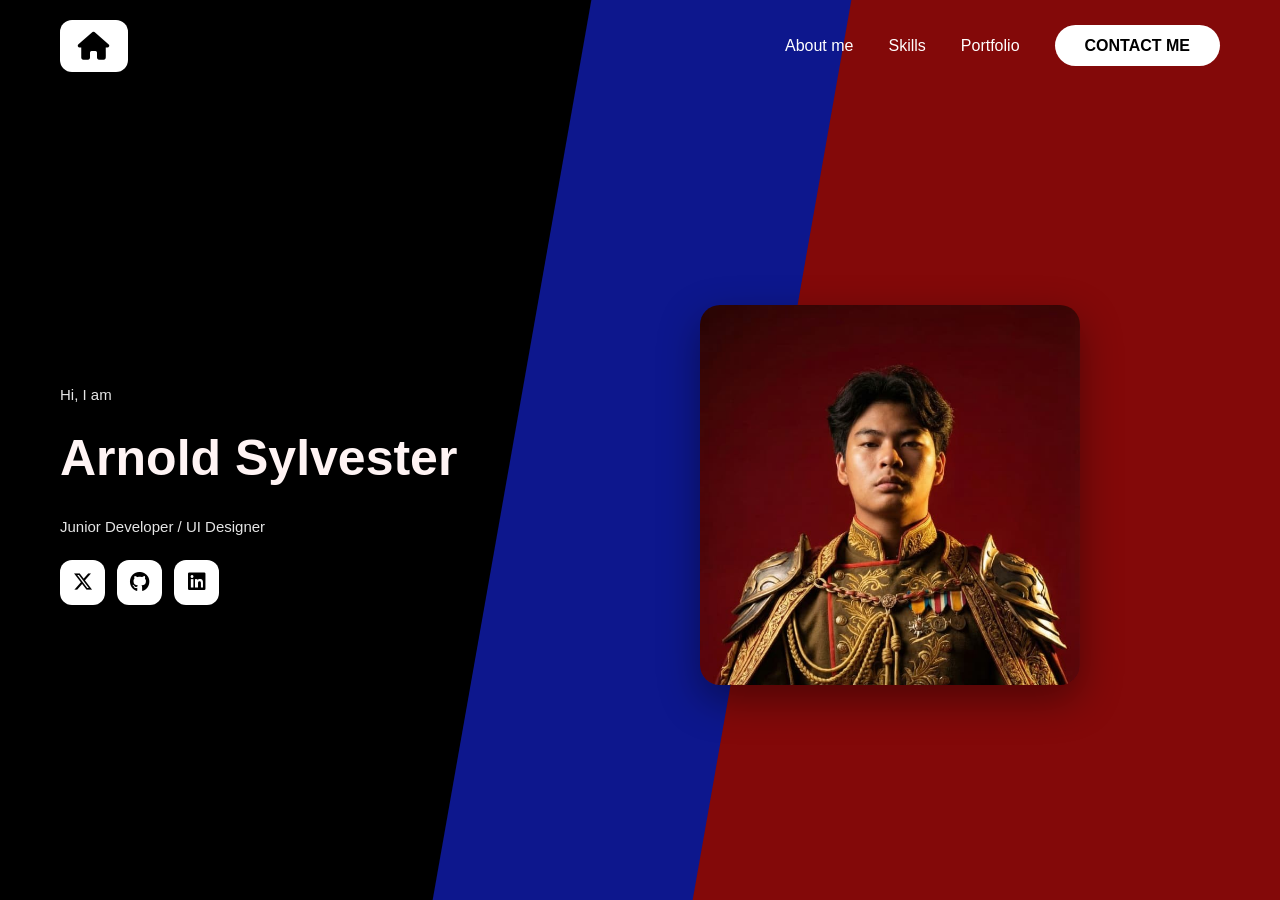
<file: index.html>
<!DOCTYPE html>
<html lang="id">
<head>
    <meta charset="UTF-8">
    <meta name="viewport" content="width=device-width, initial-scale=1.0">
    <title>Portfolio - Home</title>
    <link rel="stylesheet" href="stylesheet.css">
    <link rel="stylesheet" href="https://cdnjs.cloudflare.com/ajax/libs/font-awesome/6.5.2/css/all.min.css">
</head>
<body>
    <nav class="navbar">
        <div class="logo">
            <a href="index.html"><i class="fas fa-home"></i></a>
        </div>
        <ul class="nav-links">
            <li><a href="about.html">About me</a></li>
            <li><a href="skills.html">Skills</a></li>
            <li><a href="portfolio.html">Portfolio</a></li>
            <li><a href="contact.html" class="btn-contact">CONTACT ME</a></li>
        </ul>
    </nav>

    <div class="container">
        <div class="left-side">
            <p>Hi, I am</p>
            <h1>Arnold Sylvester</h1>
            <p>Junior Developer / UI Designer</p>
            <div class="socials">
                <a href="https://twitter.com" target="_blank" rel="noopener noreferrer"><i class="fab fa-x-twitter"></i></a>
                <a href="https://github.com" target="_blank" rel="noopener noreferrer"><i class="fab fa-github"></i></a>
                <a href="https://www.linkedin.com" target="_blank" rel="noopener noreferrer"><i class="fab fa-linkedin"></i></a>
            </div>
        </div>

        <div class="right-side">
            <img src="Arnold.jpeg" alt="Foto Profil" class="profile-photo">
        <div class="middle-layer"></div>
    </div>
</body>
</html>
</file>
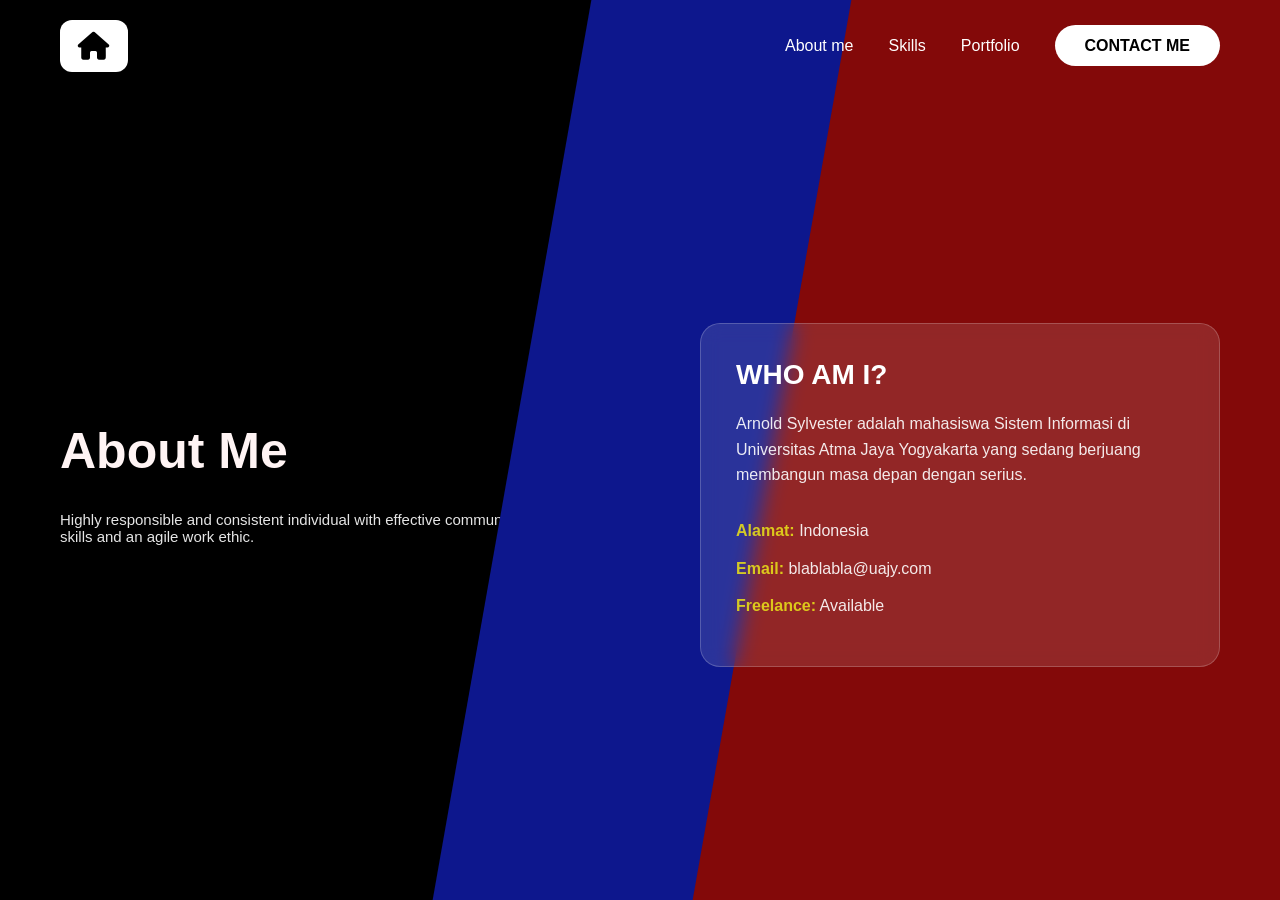
<file: about.html>
<!DOCTYPE html>
<html lang="id">
<head>
    <meta charset="UTF-8">
    <meta name="viewport" content="width=device-width, initial-scale=1.0">
    <title>Portfolio - About</title>
    <link rel="stylesheet" href="stylesheet.css">
    <link rel="stylesheet" href="https://cdnjs.cloudflare.com/ajax/libs/font-awesome/6.0.0/css/all.min.css">
</head>
<body>
    <nav class="navbar">
        <div class="logo">
            <a href="index.html"><i class="fas fa-home"></i></a>
        </div>
        <ul class="nav-links">
            <li><a href="about.html">About me</a></li>
            <li><a href="skills.html">Skills</a></li>
            <li><a href="portfolio.html">Portfolio</a></li>
            <li><a href="contact.html" class="btn-contact">CONTACT ME</a></li>
        </ul>
    </nav>

    <div class="container">
        <div class="left-side">
            <h1>About Me</h1>
            <p>Highly responsible and consistent individual 
                with effective communication skills and an agile work ethic.</p>
        </div>
        <div class="right-side">
            <div class="about-card">
                <h3>WHO AM I?</h3>
                <p>Arnold Sylvester adalah mahasiswa Sistem Informasi di Universitas Atma Jaya Yogyakarta yang sedang berjuang membangun masa depan dengan serius. </p>
                <br>
                <p><strong>Alamat:</strong> Indonesia</p>
                <p><strong>Email:</strong> blablabla@uajy.com</p>
                <p><strong>Freelance:</strong> Available</p>
            </div>
        <div class="middle-layer"></div>
    </div>
</body>
</html>
</file>
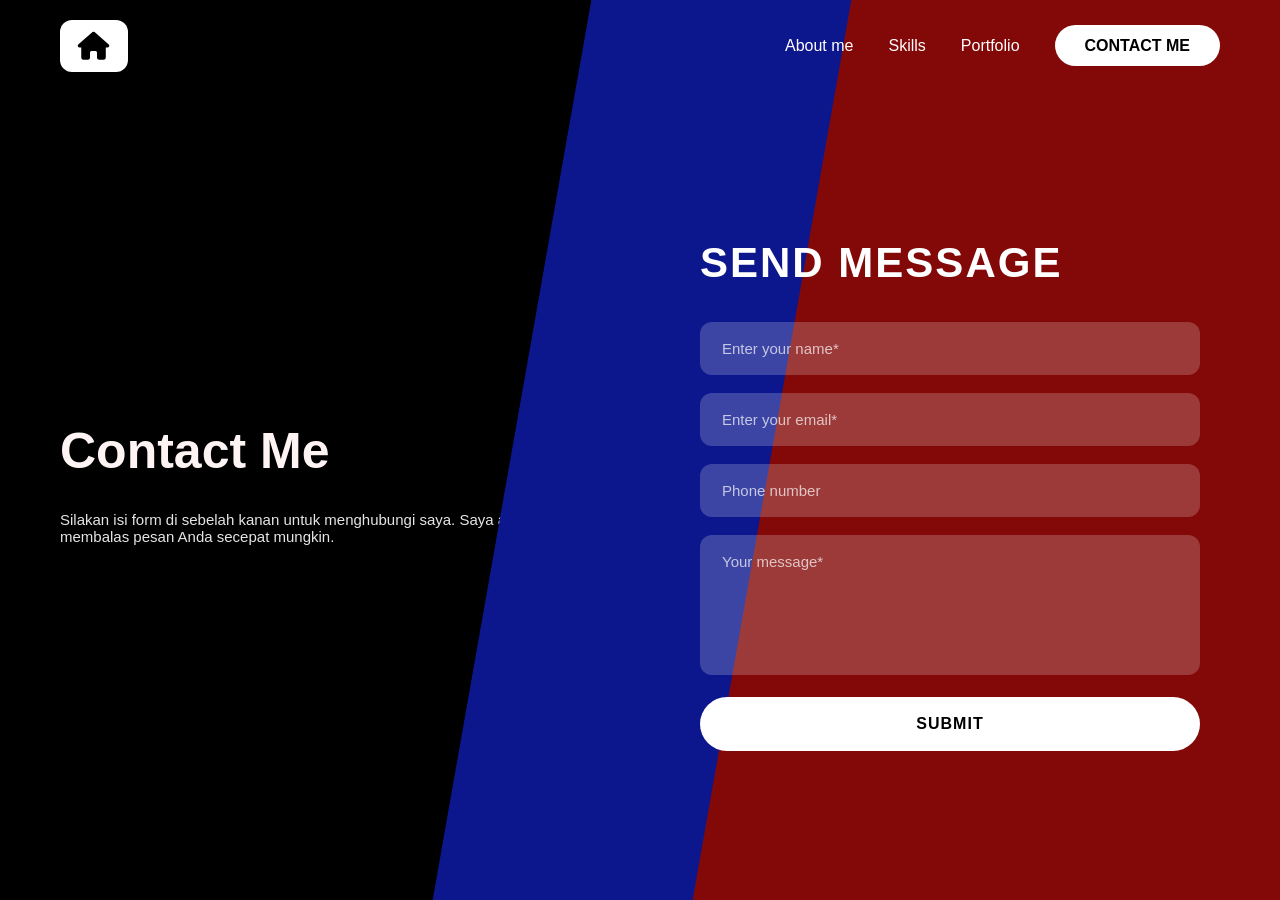
<file: contact.html>
<!DOCTYPE html>
<html lang="id">
<head>
    <meta charset="UTF-8">
    <meta name="viewport" content="width=device-width, initial-scale=1.0">
    <title>Portfolio - Contact</title>
    <link rel="stylesheet" href="stylesheet.css">
    <link rel="stylesheet" href="https://cdnjs.cloudflare.com/ajax/libs/font-awesome/6.0.0/css/all.min.css">
</head>
<body>
    <nav class="navbar">
        <div class="logo">
            <a href="index.html"><i class="fas fa-home"></i></a>
        </div>
        <ul class="nav-links">
            <li><a href="about.html">About me</a></li>
            <li><a href="skills.html">Skills</a></li>
            <li><a href="portfolio.html">Portfolio</a></li>
            <li><a href="contact.html" class="btn-contact">CONTACT ME</a></li>
        </ul>
    </nav>

    <div class="container">
        <div class="left-side">
            <h1>Contact Me</h1>
            <p>Silakan isi form di sebelah kanan untuk menghubungi saya. Saya akan membalas pesan Anda secepat mungkin.</p>
        </div>
        <div class="right-side">
            <h2>SEND MESSAGE</h2>
            <form class="contact-form">
                <input type="text" placeholder="Enter your name*" required>
                <input type="email" placeholder="Enter your email*" required>
                <input type="text" placeholder="Phone number">
                <textarea placeholder="Your message*" required></textarea>
                <button type="submit">SUBMIT</button>
            </form>
        <div class="middle-layer"></div>
    </div>
</body>
</html>
</file>
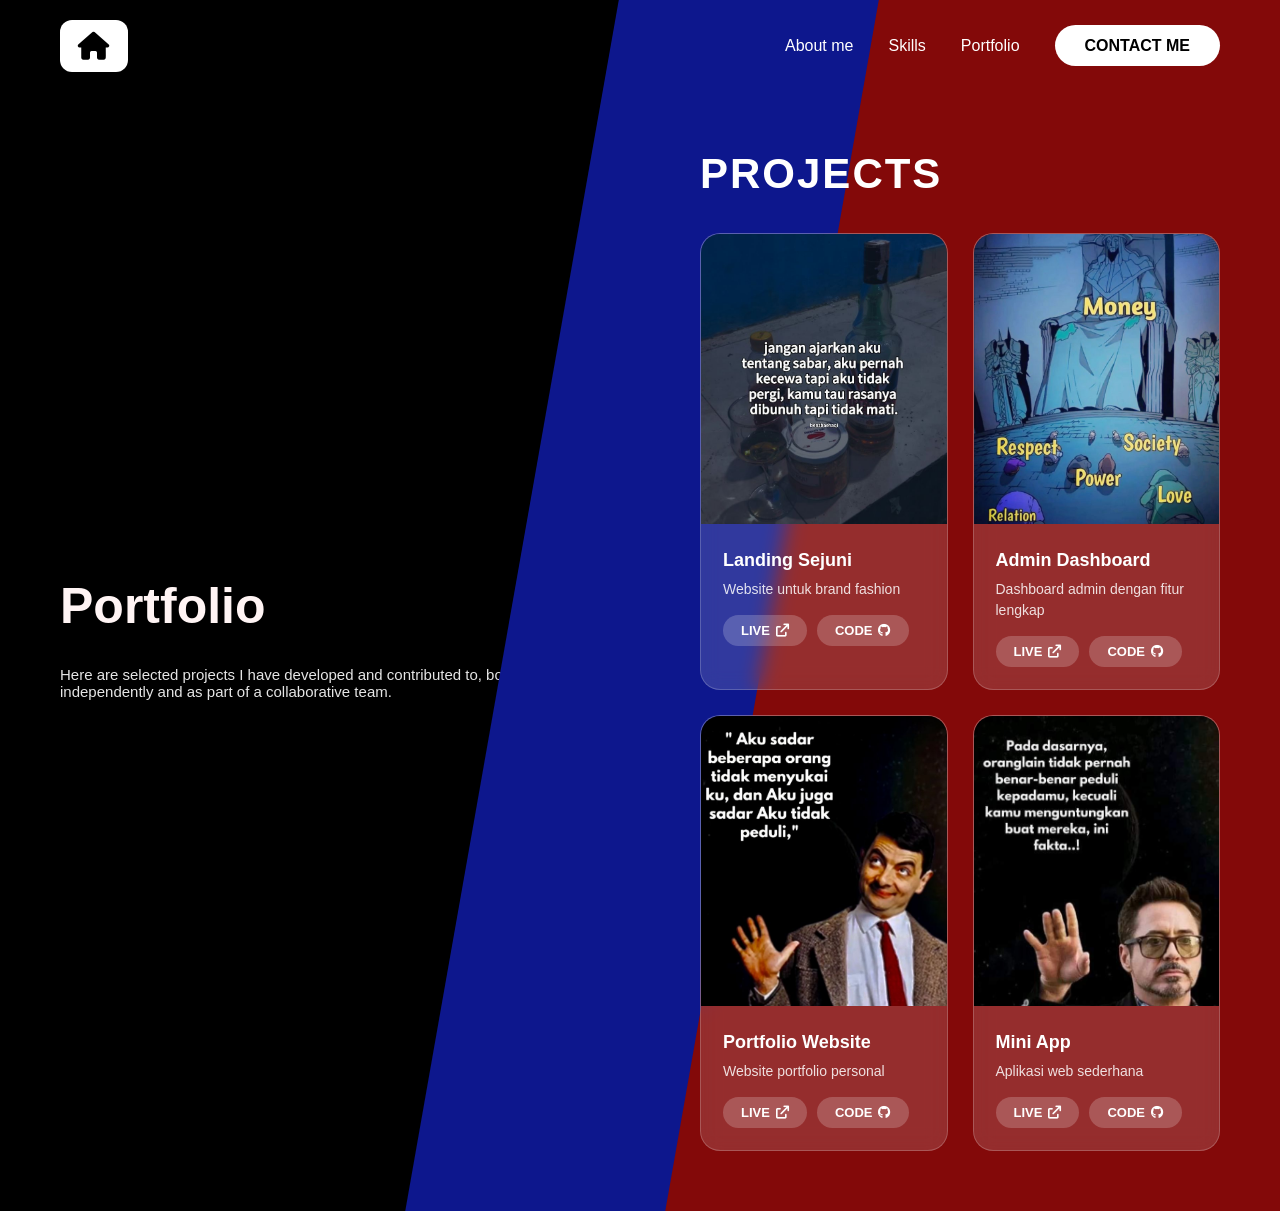
<file: portfolio.html>
<!DOCTYPE html>
<html lang="id">
<head>
    <meta charset="UTF-8">
    <meta name="viewport" content="width=device-width, initial-scale=1.0">
    <title>Portfolio - Projects</title>
    <link rel="stylesheet" href="stylesheet.css">
    <link rel="stylesheet" href="https://cdnjs.cloudflare.com/ajax/libs/font-awesome/6.0.0/css/all.min.css">
</head>
<body>
    <nav class="navbar">
        <div class="logo">
            <a href="index.html"><i class="fas fa-home"></i></a>
        </div>
        <ul class="nav-links">
            <li><a href="about.html">About me</a></li>
            <li><a href="skills.html">Skills</a></li>
            <li><a href="portfolio.html">Portfolio</a></li>
            <li><a href="contact.html" class="btn-contact">CONTACT ME</a></li>
        </ul>
    </nav>

    <div class="container">
        <div class="left-side">
            <h1>Portfolio</h1>
            <p>Here are selected projects I have developed and contributed to, both independently and as part of a collaborative team.</p>
        </div>
        <div class="right-side">
            <h2>PROJECTS</h2>
            <div class="portfolio-grid">
                <div class="portfolio-card">
                    <img src="foto ke 1.jpeg" alt="Project 1">
                    <div class="info">
                        <h4>Landing Sejuni</h4>
                        <p>Website untuk brand fashion</p>
                        <div class="buttons">
                            <a href="#">LIVE <i class="fas fa-external-link"></i></a>
                            <a href="#">CODE <i class="fab fa-github"></i></a>
                        </div>
                    </div>
                </div>
                <div class="portfolio-card">
                    <img src="Foto ke 2.jpeg" alt="Project 2">
                    <div class="info">
                        <h4>Admin Dashboard</h4>
                        <p>Dashboard admin dengan fitur lengkap</p>
                        <div class="buttons">
                            <a href="#">LIVE <i class="fas fa-external-link"></i></a>
                            <a href="#">CODE <i class="fab fa-github"></i></a>
                        </div>
                    </div>
                </div>
                <div class="portfolio-card">
                    <img src="foto ke 3.jpeg" alt="Project 3">
                    <div class="info">
                        <h4>Portfolio Website</h4>
                        <p>Website portfolio personal</p>
                        <div class="buttons">
                            <a href="#">LIVE <i class="fas fa-external-link"></i></a>
                            <a href="#">CODE <i class="fab fa-github"></i></a>
                        </div>
                    </div>
                </div>
                <div class="portfolio-card">
                    <img src="foto ke 4.jpeg" alt="Project 4">
                    <div class="info">
                        <h4>Mini App</h4>
                        <p>Aplikasi web sederhana</p>
                        <div class="buttons">
                            <a href="#">LIVE <i class="fas fa-external-link"></i></a>
                            <a href="#">CODE <i class="fab fa-github"></i></a>
                        </div>
                    </div>
                </div>
            </div>
        <div class="middle-layer"></div>
    </div>
</body>
</html>
</file>
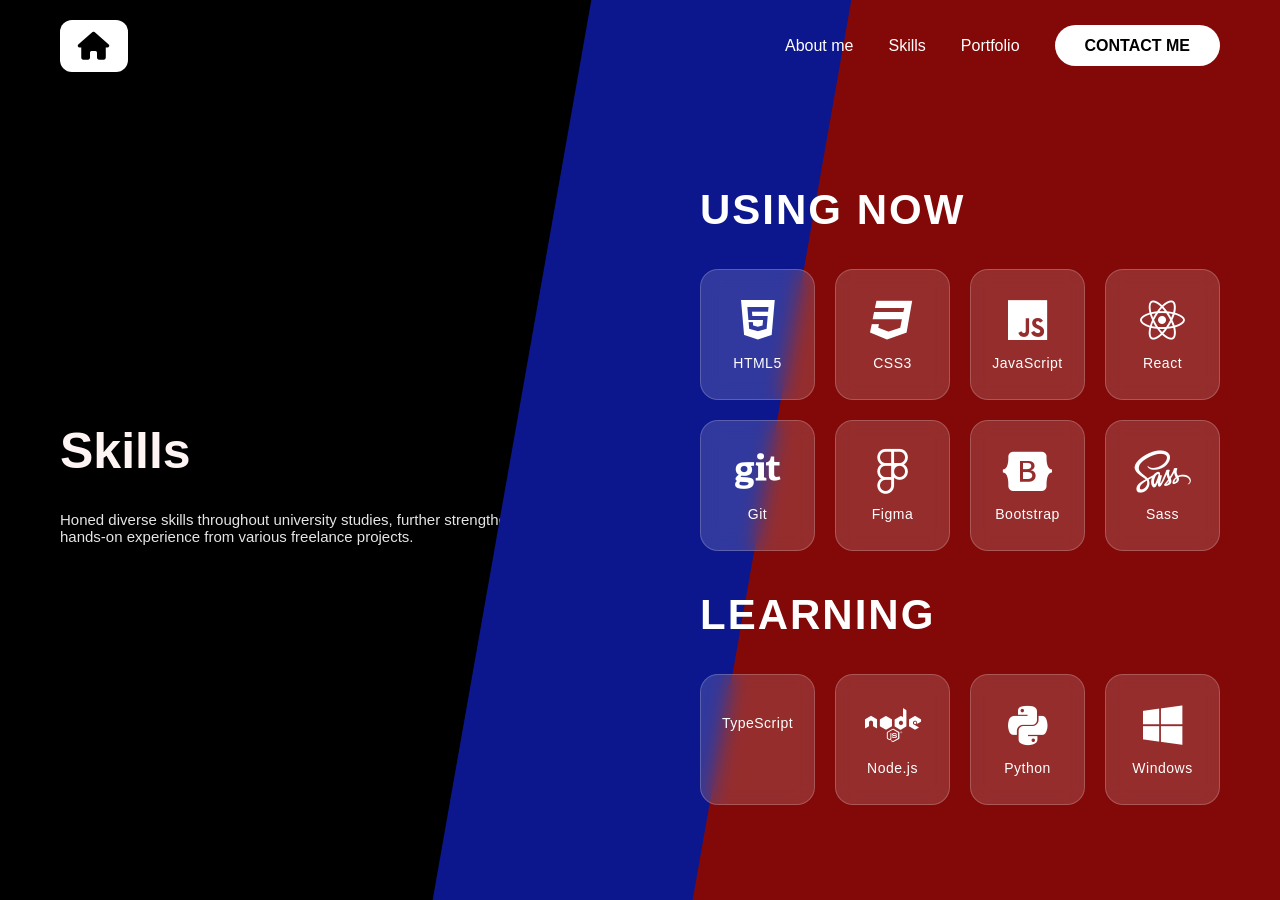
<file: skills.html>
<!DOCTYPE html>
<html lang="id">
<head>
    <meta charset="UTF-8">
    <meta name="viewport" content="width=device-width, initial-scale=1.0">
    <title>Portfolio - Skills</title>
    <link rel="stylesheet" href="stylesheet.css">
    <link rel="stylesheet" href="https://cdnjs.cloudflare.com/ajax/libs/font-awesome/6.0.0/css/all.min.css">
</head>
<body>
    <nav class="navbar">
        <div class="logo">
            <a href="index.html"><i class="fas fa-home"></i></a>
        </div>
        <ul class="nav-links">
            <li><a href="about.html">About me</a></li>
            <li><a href="skills.html">Skills</a></li>
            <li><a href="portfolio.html">Portfolio</a></li>
            <li><a href="contact.html" class="btn-contact">CONTACT ME</a></li>
        </ul>
    </nav>

    <div class="container">
        <div class="left-side">
            <h1>Skills</h1>
            <p>Honed diverse skills throughout university studies, further strengthened by hands-on experience from various freelance projects.</p>
        </div>
        <div class="right-side">
            <h2 class="section-title">USING NOW</h2>
            <div class="skills-grid">
                <div class="skill-item"><i class="fab fa-html5"></i><p>HTML5</p></div>
                <div class="skill-item"><i class="fab fa-css3"></i><p>CSS3</p></div>
                <div class="skill-item"><i class="fab fa-js"></i><p>JavaScript</p></div>
                <div class="skill-item"><i class="fab fa-react"></i><p>React</p></div>
                <div class="skill-item"><i class="fab fa-git"></i><p>Git</p></div>
                <div class="skill-item"><i class="fab fa-figma"></i><p>Figma</p></div>
                <div class="skill-item"><i class="fab fa-bootstrap"></i><p>Bootstrap</p></div>
                <div class="skill-item"><i class="fab fa-sass"></i><p>Sass</p></div>
            </div>

            <h2 class="section-title">LEARNING</h2>
            <div class="skills-grid">
                <div class="skill-item"><i class="fab fa-typescript"></i><p>TypeScript</p></div>
                <div class="skill-item"><i class="fab fa-node"></i><p>Node.js</p></div>
                <div class="skill-item"><i class="fab fa-python"></i><p>Python</p></div>
                <div class="skill-item"><i class="fab fa-windows"></i><p>Windows</p></div>
            </div>
        <div class="middle-layer"></div>
    </div>
</body>
</html>
</file>
<file: stylesheet.css>
* {
    margin: 0;
    padding: 0;
    box-sizing: border-box;
    font-family: 'Segoe UI', Tahoma, Geneva, Verdana, sans-serif;
}

body {
    min-height: 100vh;
    overflow-x: hidden;
    background: transparent;
}

body::before {
    content: '';
    position: fixed;
    top: 0;
    left: 50%;
    width: 300px;
    height: 100vh;
    background: #e0e1e4;
    transform: translateX(-50%) skewX(-20deg);
    z-index: 0;
}

.navbar {
    display: flex;
    justify-content: space-between;
    align-items: center;
    padding: 20px 60px;
    position: absolute;
    width: 100%;
    top: 0;
    z-index: 100;
}

.logo a {
    font-size: 28px;
    color: #000;
    text-decoration: none;
    background: #fff;
    padding: 12px 18px;
    border-radius: 12px;
    display: inline-flex;
    align-items: center;
    justify-content: center;
    transition: transform 0.3s ease;
}

.logo a:hover {
    transform: scale(1.05);
}

.nav-links {
    display: flex;
    align-items: center;
    gap: 35px;
    list-style: none;
}

.nav-links a {
    text-decoration: none;
    color: #fff;
    font-weight: 500;
    font-size: 16px;
    transition: all 0.3s ease;
}

.nav-links a:hover {
    color: #e3e319;
}

.nav-links .btn-contact {
    background: #fff;
    color: #000;
    padding: 12px 30px;
    border-radius: 30px;
    font-weight: 600;
}

.nav-links .btn-contact:hover {
    background: #9da19c;
    color: #000;
    transform: scale(1.05);
}

.container {
    display: flex;
    min-height: 100vh;
    position: relative;
    overflow: hidden;
}

.left-side {
    width: 50%;
    background: #000000;
    padding: 150px 60px 60px;
    display: flex;
    flex-direction: column;
    justify-content: center;
    position: relative;
    z-index: 2;
}

.right-side {
    width: 50%;
    background: #830909;
    padding: 150px 60px 60px;
    display: flex;
    flex-direction: column;
    justify-content: center;
    position: relative;
    z-index: 2;
}

.middle-layer {
    position: absolute;
    top: -10%;
    left: -20%;
    width: 260px;
    height: 120%;
    background: #0d178d;
    transform: skewX(-10deg);
    z-index: 1;
}

.left-side h1 {
    font-size: 50px;
    color: #fff4f4;
    margin-bottom: 30px;
    position: relative;
    z-index: 2;
    line-height: 1.2;
}

.left-side > p {
    font-size: 15px;
    color: #fefefe;
    margin-bottom: 25px;
    position: relative;
    z-index: 2;
    opacity: 0.9;
}

.left-side .desc {
    font-size: 15px;
    color: #000;
    margin-bottom: 30px;
    position: relative;
    z-index: 2;
    line-height: 1.6;
    max-width: 400px;
}

.left-side .socials {
    display: flex;
    gap: 12px;
    position: relative;
    z-index: 2;
}

.left-side .socials a {
    width: 45px;
    height: 45px;
    background: #fff;
    display: flex;
    align-items: center;
    justify-content: center;
    border-radius: 12px;
    text-decoration: none;
    color: #000;
    font-size: 20px;
    transition: all 0.3s ease;
}

.left-side .socials a:hover {
    transform: translateY(-5px);
    background: #1B264F;
    color: #fff;
}

.right-side h2 {
    color: #fff;
    font-size: 42px;
    margin-bottom: 35px;
    position: relative;
    z-index: 2;
    text-transform: uppercase;
    letter-spacing: 2px;
}

.profile-photo {
    width: 380px;
    height: 380px;
    object-fit: cover;
    border-radius: 20px;
    box-shadow: 0 15px 40px rgba(0,0,0,0.4);
    position: relative;
    z-index: 2;
    transition: transform 0.3s ease;
}

.profile-photo:hover {
    transform: scale(1.02);
}

.about-card {
    background: rgba(255,255,255,0.12);
    padding: 35px;
    border-radius: 20px;
    color: #fff;
    position: relative;
    z-index: 2;
    backdrop-filter: blur(10px);
    border: 1px solid rgba(255,255,255,0.2);
}

.about-card h3 {
    font-size: 28px;
    margin-bottom: 20px;
    color: #fff;
}

.about-card p {
    margin-bottom: 12px;
    opacity: 0.9;
    line-height: 1.6;
}

.about-card strong {
    color: #e5db1b;
}

.skills-grid {
    display: grid;
    grid-template-columns: repeat(4, 1fr);
    gap: 20px;
    position: relative;
    z-index: 2;
}

.skill-item {
    background: rgba(255,255,255,0.15);
    padding: 28px 20px;
    border-radius: 18px;
    text-align: center;
    color: #fff;
    backdrop-filter: blur(10px);
    border: 1px solid rgba(255,255,255,0.2);
    transition: all 0.35s ease;
    cursor: pointer;
}

.skill-item:hover {
    transform: translateY(-12px);
    background: rgba(255,255,255,0.25);
    box-shadow: 0 20px 40px rgba(0,0,0,0.35);
    border-color: rgba(255,255,255,0.4);
}

.skill-item i {
    font-size: 45px;
    margin-bottom: 12px;
    transition: all 0.35s ease;
    display: block;
}

.skill-item:hover i {
    transform: scale(1.25);
    color: #ffd700;
}

.skill-item p {
    font-size: 14px;
    font-weight: 500;
    letter-spacing: 0.5px;
}

.section-title {
    color: #fff;
    font-size: 18px;
    margin: 40px 0 20px;
    position: relative;
    z-index: 2;
    text-transform: uppercase;
    letter-spacing: 1.5px;
}

.section-title:first-child {
    margin-top: 0;
}

.portfolio-grid {
    display: grid;
    grid-template-columns: repeat(2, 1fr);
    gap: 25px;
    position: relative;
    z-index: 2;
}

.portfolio-card {
    background: rgba(255,255,255,0.15);
    border-radius: 20px;
    overflow: hidden;
    color: #fff;
    backdrop-filter: blur(10px);
    border: 1px solid rgba(255,255,255,0.2);
    transition: all 0.35s ease;
}

.portfolio-card:hover {
    transform: translateY(-10px);
    box-shadow: 0 25px 50px rgba(0,0,0,0.4);
    border-color: rgba(255,255,255,0.4);
}

.portfolio-card img {
    width: 100%;
    height: 290px;
    object-fit: cover;
    transition: transform 0.35s ease;
}

.portfolio-card:hover img {
    transform: scale(1.00);
}

.portfolio-card .info {
    padding: 22px;
}

.portfolio-card h4 {
    font-size: 18px;
    margin-bottom: 8px;
    font-weight: 600;
}

.portfolio-card p {
    font-size: 14px;
    opacity: 0.85;
    margin-bottom: 15px;
    line-height: 1.5;
}

.portfolio-card .buttons {
    display: flex;
    gap: 10px;
}

.portfolio-card .buttons a {
    padding: 8px 18px;
    background: rgba(255,255,255,0.2);
    color: #fff;
    text-decoration: none;
    border-radius: 25px;
    font-size: 13px;
    font-weight: 600;
    transition: all 0.3s ease;
    display: inline-flex;
    align-items: center;
    gap: 6px;
}

.portfolio-card .buttons a:hover {
    background: #fff;
    color: #E74C3C;
    transform: scale(1.08);
}

.contact-form {
    position: relative;
    z-index: 2;
    max-width: 500px;
}

.contact-form input,
.contact-form textarea {
    width: 100%;
    padding: 18px 22px;
    margin-bottom: 18px;
    border: none;
    border-radius: 12px;
    background: rgba(255,255,255,0.2);
    color: #fff;
    font-size: 15px;
    transition: all 0.3s ease;
}

.contact-form input::placeholder,
.contact-form textarea::placeholder {
    color: rgba(255,255,255,0.7);
}

.contact-form input:focus,
.contact-form textarea:focus {
    outline: none;
    background: rgba(255,255,255,0.3);
    box-shadow: 0 5px 15px rgba(0,0,0,0.2);
}

.contact-form textarea {
    height: 140px;
    resize: none;
}

.contact-form button {
    width: 100%;
    padding: 18px;
    background: #fff;
    color: #000;
    border: none;
    border-radius: 30px;
    font-size: 16px;
    font-weight: 700;
    cursor: pointer;
    transition: all 0.3s ease;
    text-transform: uppercase;
    letter-spacing: 1px;
}

.contact-form button:hover {
    background: #f0f0f0;
    transform: scale(1.02);
    box-shadow: 0 10px 25px rgba(0,0,0,0.3);
}

footer {
    background: #1B264F;
    color: #fff;
    text-align: center;
    padding: 20px;
    position: relative;
    z-index: 2;
}

@media (max-width: 1024px) {
    .navbar {
        padding: 15px 30px;
    }
    
    .left-side, .right-side {
        padding: 120px 40px 40px;
    }
    
    .left-side h1 {
        font-size: 42px;
    }
    
    .profile-photo {
        width: 300px;
        height: 300px;
    }
    
    .skills-grid {
        grid-template-columns: repeat(3, 1fr);
    }
}

@media (max-width: 768px) {
    .container {
        flex-direction: column;
    }
    
    .left-side, .right-side {
        width: 100%;
        padding: 100px 30px 30px;
    }
    
    .left-side::after,
    .right-side::before {
        display: none;
    }
    
    .navbar {
        padding: 15px 20px;
        flex-direction: column;
        gap: 15px;
    }
    
    .nav-links {
        gap: 20px;
        flex-wrap: wrap;
        justify-content: center;
    }
    
    .left-side h1 {
        font-size: 36px;
    }
    
    .right-side h2 {
        font-size: 32px;
    }
    
    .profile-photo {
        width: 250px;
        height: 250px;
    }
    
    .skills-grid {
        grid-template-columns: repeat(2, 1fr);
        gap: 15px;
    }
    
    .portfolio-grid {
        grid-template-columns: 1fr;
    }
    
    .skill-item {
        padding: 22px 15px;
    }
    
    .skill-item i {
        font-size: 38px;
    }
}

@media (max-width: 480px) {
    .left-side h1 {
        font-size: 30px;
    }
    
    .skills-grid {
        grid-template-columns: repeat(2, 1fr);
    }
    
    .contact-form {
        max-width: 100%;
    }
}
</file>
